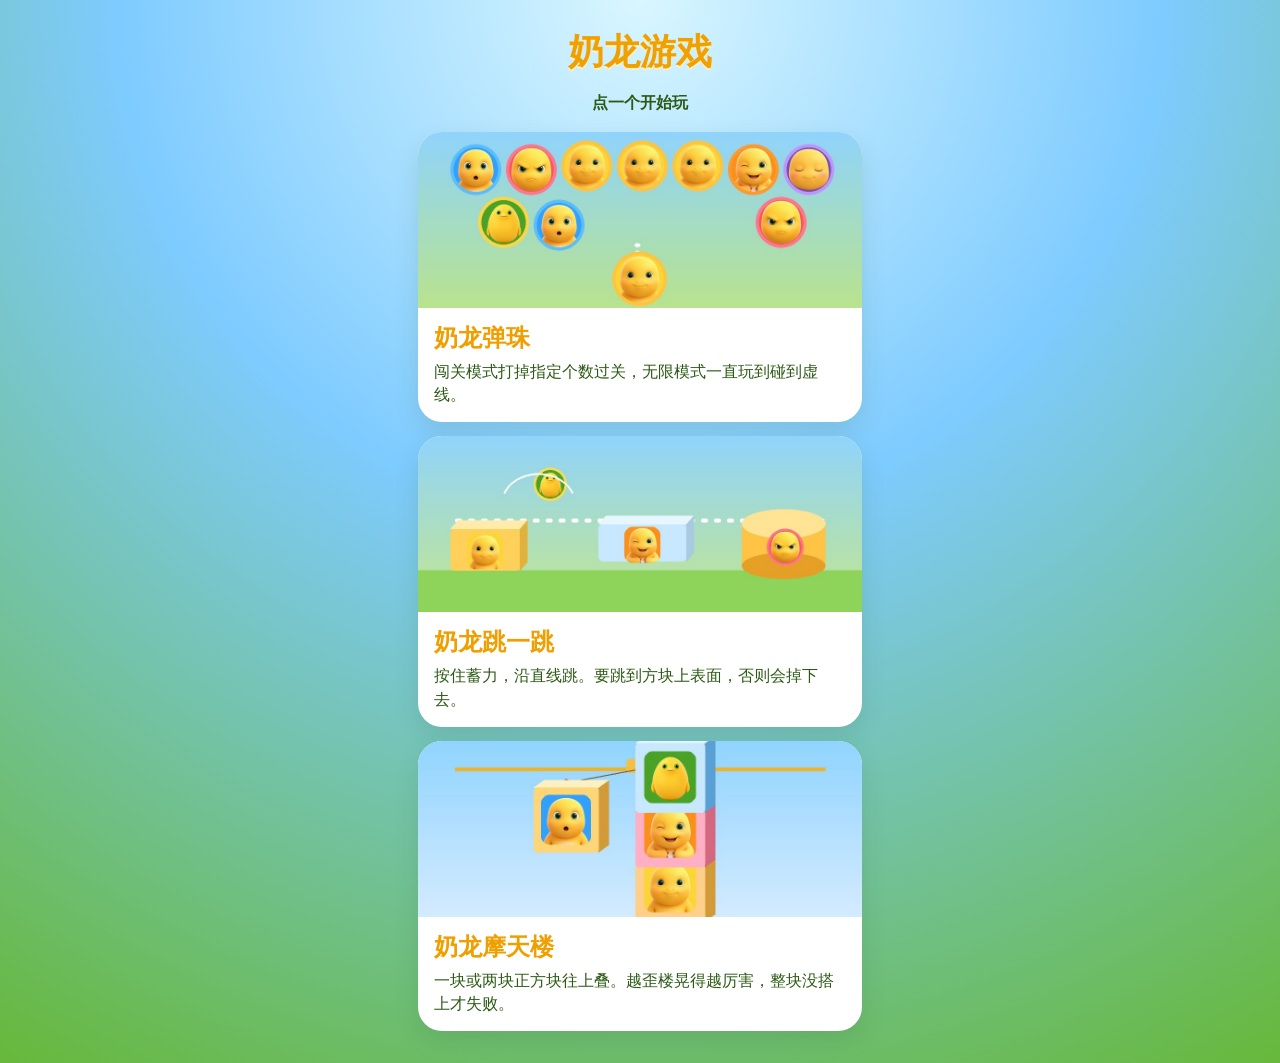
<file: index.html>
<!DOCTYPE html>
<html lang="zh-CN">
<head>
  <meta charset="UTF-8">
  <meta name="viewport" content="width=device-width, initial-scale=1, viewport-fit=cover">
  <meta name="theme-color" content="#7ec8ff">
  <title>奶龙游戏</title>
  <style>
    * { box-sizing: border-box; }
    body {
      margin: 0;
      min-height: 100vh;
      min-height: 100dvh;
      font-family: "PingFang SC", "Hiragino Sans GB", "Heiti SC", "Noto Sans SC", sans-serif;
      color: #2c5a14;
      background: radial-gradient(circle at 50% 0%, #d9f6ff 0%, #7ecbff 42%, #67b83a 100%);
    }
    main {
      width: min(480px, 100%);
      margin: 0 auto;
      padding: calc(28px + env(safe-area-inset-top)) 18px 32px;
    }
    h1 {
      margin: 0;
      text-align: center;
      font-size: 36px;
      color: #f0a000;
      text-shadow: 0 2px 0 #fff1bf;
    }
    .lead {
      text-align: center;
      font-weight: 700;
    }
    .games {
      display: grid;
      gap: 14px;
      margin-top: 18px;
    }
    a.game {
      display: block;
      overflow: hidden;
      text-decoration: none;
      color: inherit;
      background: #fff;
      border-radius: 24px;
      box-shadow: 0 10px 24px rgba(40, 90, 40, 0.14);
    }
    .shot {
      height: 176px;
      background-color: #e7f6c9;
      background-size: cover;
      background-position: center center;
    }
    .copy { padding: 14px 16px 16px; }
    a.game strong {
      display: block;
      font-size: 24px;
      color: #ef9f00;
    }
    a.game span {
      display: block;
      margin-top: 6px;
      line-height: 1.45;
    }
  </style>
</head>
<body>
  <main>
    <h1>奶龙游戏</h1>
    <p class="lead">点一个开始玩</p>
    <div class="games">
      <a class="game marbles" href="nailong-marbles/">
        <div class="shot" style="background-image:url('nailong-marbles/assets/cover.jpg')"></div>
        <div class="copy">
          <strong>奶龙弹珠</strong>
          <span>闯关模式打掉指定个数过关，无限模式一直玩到碰到虚线。</span>
        </div>
      </a>
      <a class="game jump" href="nailong-jump/">
        <div class="shot" style="background-image:url('nailong-jump/assets/cover.jpg')"></div>
        <div class="copy">
          <strong>奶龙跳一跳</strong>
          <span>按住蓄力，沿直线跳。要跳到方块上表面，否则会掉下去。</span>
        </div>
      </a>
      <a class="game tower" href="nailong-skyscraper/">
        <div class="shot" style="background-image:url('nailong-skyscraper/assets/cover.jpg')"></div>
        <div class="copy">
          <strong>奶龙摩天楼</strong>
          <span>一块或两块正方块往上叠。越歪楼晃得越厉害，整块没搭上才失败。</span>
        </div>
      </a>
    </div>
  </main>
</body>
</html>
</file>
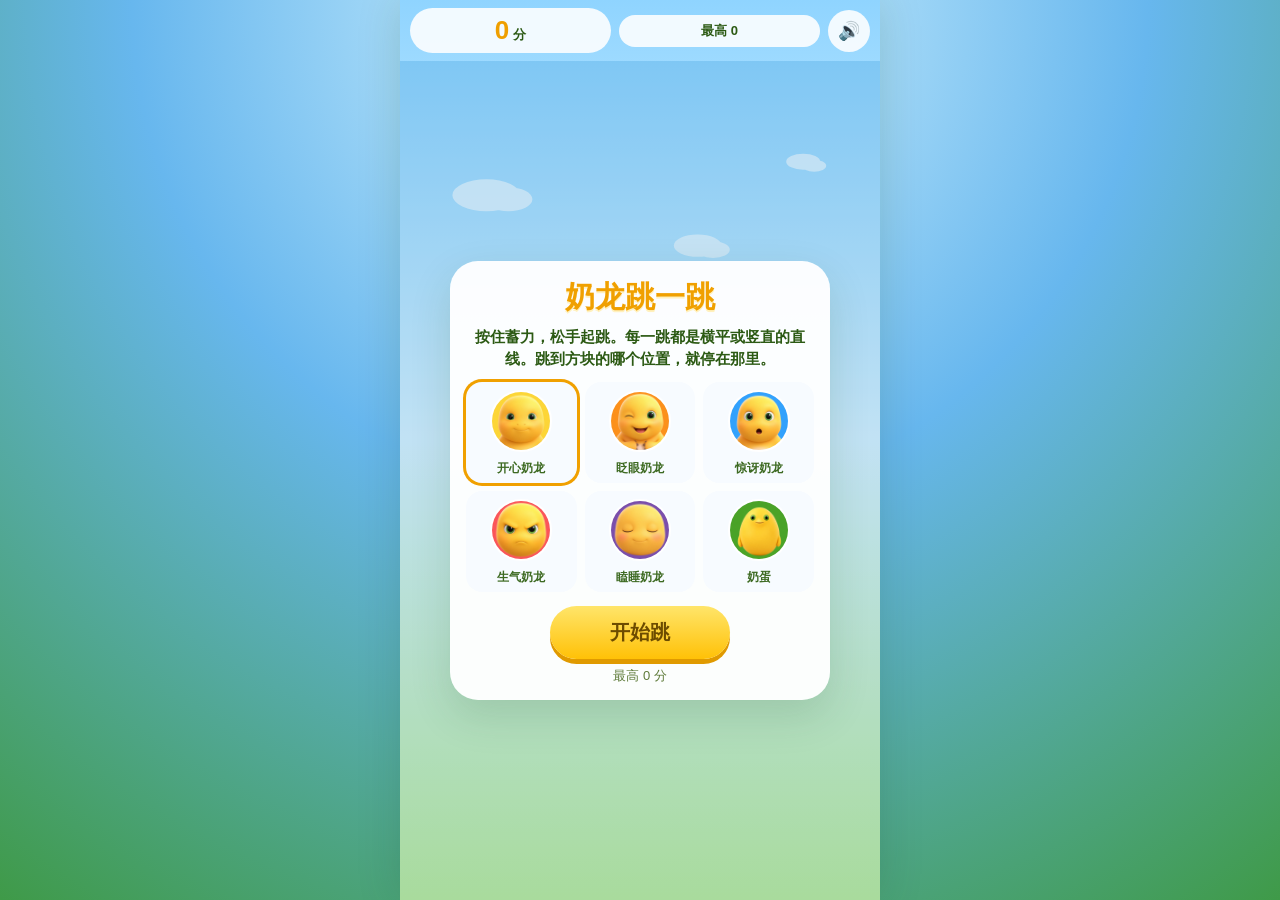
<file: nailong-jump/index.html>
<!DOCTYPE html>
<html lang="zh-CN">
<head>
  <meta charset="UTF-8">
  <meta name="viewport" content="width=device-width, initial-scale=1, maximum-scale=1, user-scalable=no, viewport-fit=cover">
  <meta name="theme-color" content="#7ec8ff">
  <meta name="apple-mobile-web-app-capable" content="yes">
  <meta name="apple-mobile-web-app-title" content="奶龙跳一跳">
  <title>奶龙跳一跳</title>
  <link rel="icon" href="data:image/svg+xml,%3Csvg xmlns='http://www.w3.org/2000/svg' viewBox='0 0 64 64'%3E%3Ccircle cx='32' cy='32' r='30' fill='%23FFC400'/%3E%3Ccircle cx='22' cy='26' r='7' fill='%233dcc4a'/%3E%3Ccircle cx='42' cy='26' r='7' fill='%233dcc4a'/%3E%3Cpath d='M22 42q10 8 20 0' stroke='%23c47b00' stroke-width='3' fill='none' stroke-linecap='round'/%3E%3C/svg%3E">
  <link rel="stylesheet" href="style.css">
</head>
<body>
  <div id="app">
    <header>
      <div class="pill score-pill"><strong id="score">0</strong> 分</div>
      <div class="pill" id="best">最高 0</div>
      <div class="pill" id="combo">连击</div>
      <button id="mute" type="button" aria-label="声音">🔊</button>
    </header>
    <div id="board">
      <canvas id="game"></canvas>
      <div id="overlay" class="show">
        <div class="card" id="card"></div>
      </div>
    </div>
  </div>
  <div id="turn">请把手机竖过来玩</div>
  <script src="game.js?v=7"></script>
</body>
</html>
</file>
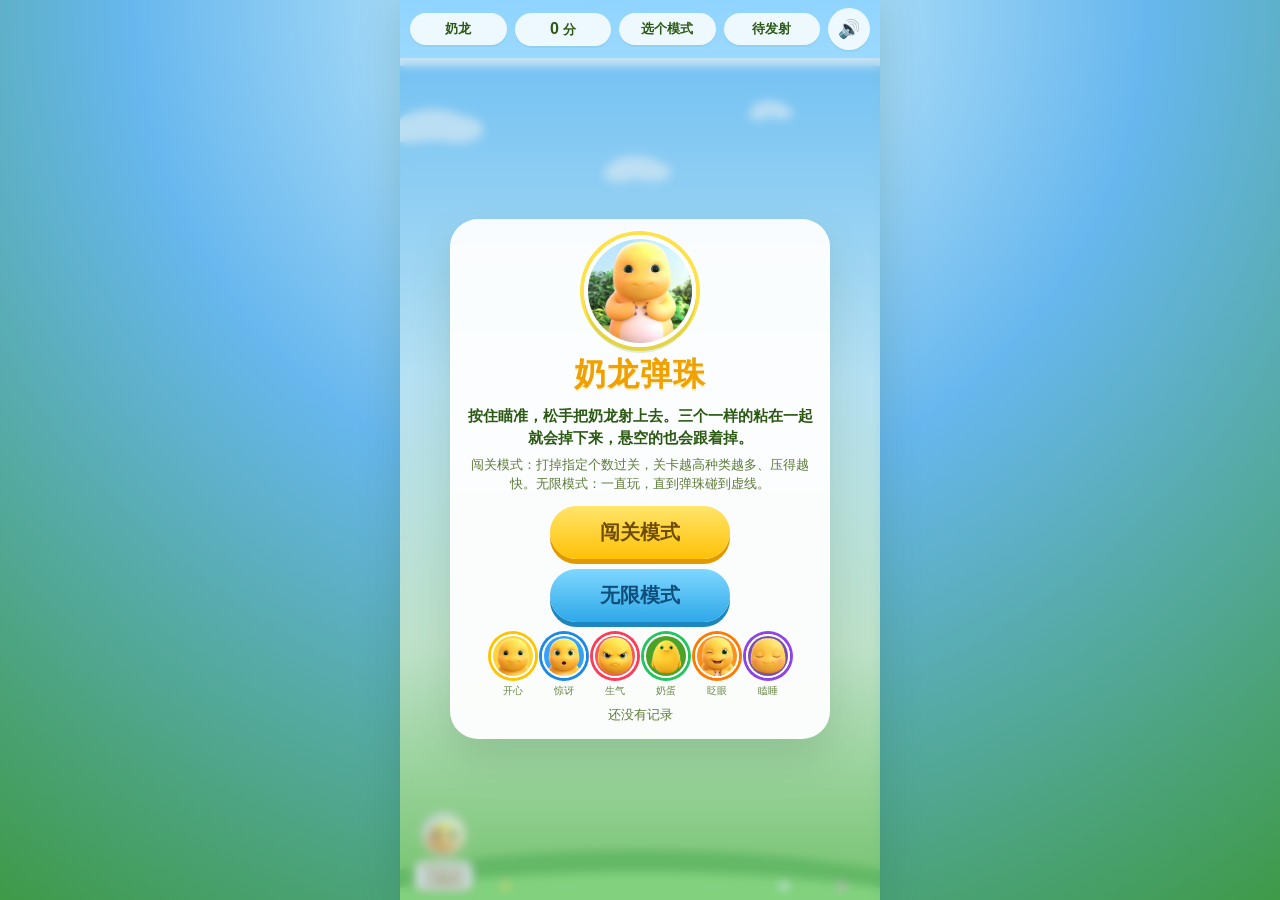
<file: nailong-marbles/index.html>
<!DOCTYPE html>
<html lang="zh-CN">
<head>
  <meta charset="UTF-8">
  <meta name="viewport" content="width=device-width, initial-scale=1, maximum-scale=1, user-scalable=no, viewport-fit=cover">
  <meta name="theme-color" content="#7ec8ff">
  <meta name="apple-mobile-web-app-capable" content="yes">
  <meta name="apple-mobile-web-app-title" content="奶龙弹珠">
  <title>奶龙弹珠</title>
  <link rel="icon" href="data:image/svg+xml,%3Csvg xmlns='http://www.w3.org/2000/svg' viewBox='0 0 64 64'%3E%3Ccircle cx='32' cy='32' r='30' fill='%23FFC400'/%3E%3Ccircle cx='22' cy='28' r='8' fill='%233dcc4a'/%3E%3Ccircle cx='42' cy='28' r='8' fill='%233dcc4a'/%3E%3Ccircle cx='23' cy='28' r='3.2' fill='%23131'/%3E%3Ccircle cx='43' cy='28' r='3.2' fill='%23131'/%3E%3Cpath d='M22 44q10 9 20 0' stroke='%23c47b00' stroke-width='3' fill='none' stroke-linecap='round'/%3E%3C/svg%3E">
  <link rel="stylesheet" href="style.css">
</head>
<body>
  <div id="app">
    <header>
      <div class="pill" id="level-pill">准备</div>
      <div class="pill"><strong id="score">0</strong> 分</div>
      <div class="pill" id="goal-pill">打掉过关</div>
      <div class="pill" id="drop-pill">待发射</div>
      <button id="mute" type="button" aria-label="声音">🔊</button>
    </header>
    <div id="board">
      <canvas id="game"></canvas>
      <div id="overlay" class="show">
        <div class="card" id="card">
          <div class="hero-wrap">
            <img src="assets/hero.jpg" alt="奶龙">
          </div>
          <h1>奶龙弹珠</h1>
          <p class="lead">按住瞄准，松手把奶龙射上去。三个一样的粘在一起就会掉下来，悬空的也会跟着掉。</p>
          <p class="note">闯关模式：打掉指定个数过关，关卡越高种类越多、压得越快。无限模式：一直玩，直到弹珠碰到虚线。</p>
          <button class="primary" type="button" data-act="start-level">闯关模式</button>
          <button class="primary alt" type="button" data-act="start-endless">无限模式</button>
          <div class="legend">
            <figure><img src="assets/happy.jpg" alt="" style="box-shadow:0 0 0 3px #FFC400"><figcaption>开心</figcaption></figure>
            <figure><img src="assets/wow.jpg" alt="" style="box-shadow:0 0 0 3px #1E88E5"><figcaption>惊讶</figcaption></figure>
            <figure><img src="assets/mad.jpg" alt="" style="box-shadow:0 0 0 3px #FF3B57"><figcaption>生气</figcaption></figure>
            <figure><img src="assets/egg.jpg" alt="" style="box-shadow:0 0 0 3px #22C55E"><figcaption>奶蛋</figcaption></figure>
            <figure><img src="assets/wink.jpg" alt="" style="box-shadow:0 0 0 3px #FF7A00"><figcaption>眨眼</figcaption></figure>
            <figure><img src="assets/sleep.jpg" alt="" style="box-shadow:0 0 0 3px #8E44E8"><figcaption>瞌睡</figcaption></figure>
          </div>
          <p class="best" id="best">还没有记录</p>
        </div>
      </div>
    </div>
  </div>
  <div id="turn">请把手机竖过来玩</div>
  <script src="game.js"></script>
</body>
</html>
</file>
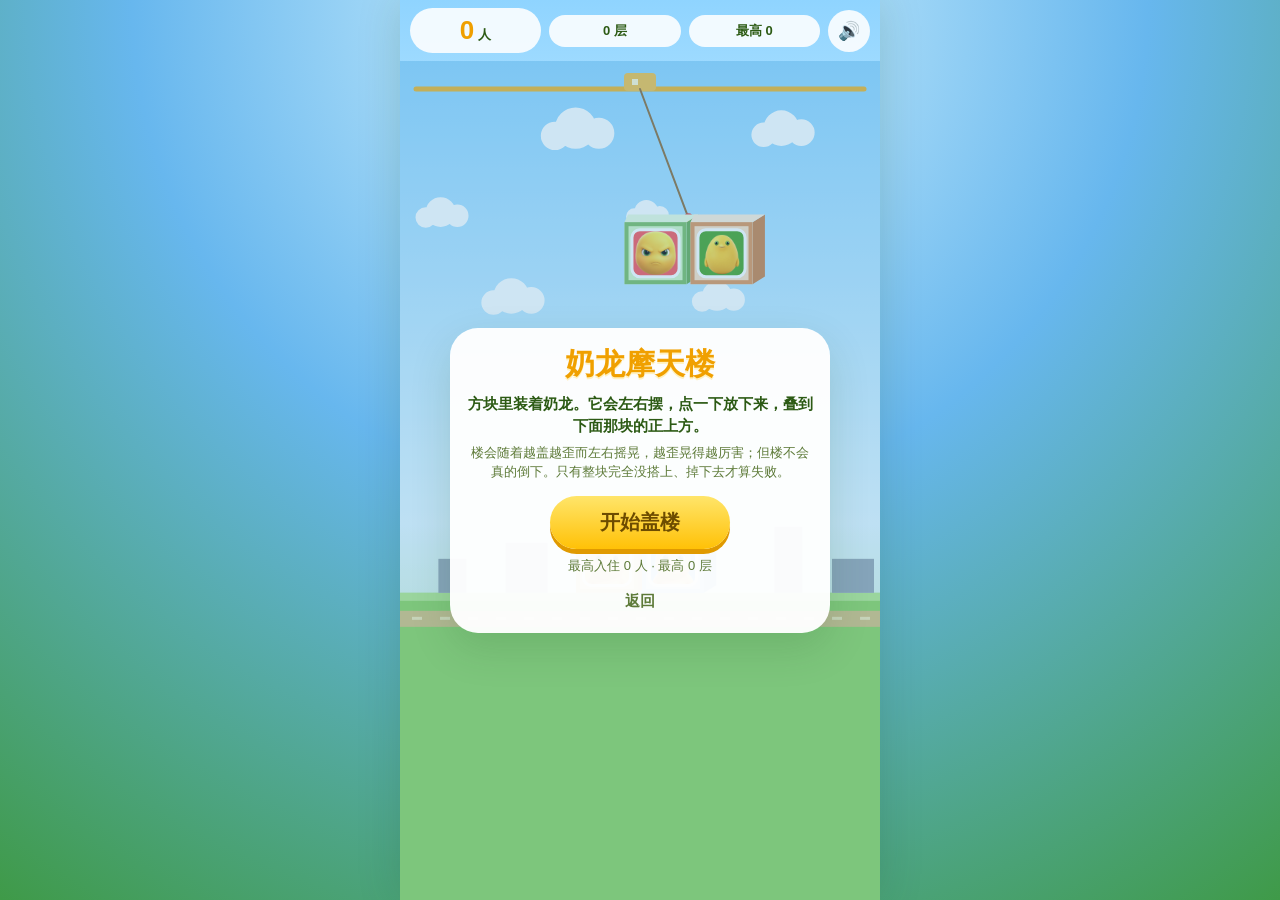
<file: nailong-skyscraper/index.html>
<!DOCTYPE html>
<html lang="zh-CN">
<head>
  <meta charset="UTF-8">
  <meta name="viewport" content="width=device-width, initial-scale=1, maximum-scale=1, user-scalable=no, viewport-fit=cover">
  <meta name="theme-color" content="#7ec8ff">
  <meta name="apple-mobile-web-app-capable" content="yes">
  <meta name="apple-mobile-web-app-title" content="奶龙摩天楼">
  <title>奶龙摩天楼</title>
  <link rel="icon" href="data:image/svg+xml,%3Csvg xmlns='http://www.w3.org/2000/svg' viewBox='0 0 64 64'%3E%3Ccircle cx='32' cy='32' r='30' fill='%23FFC400'/%3E%3Ccircle cx='22' cy='26' r='7' fill='%233dcc4a'/%3E%3Ccircle cx='42' cy='26' r='7' fill='%233dcc4a'/%3E%3Cpath d='M22 42q10 8 20 0' stroke='%23c47b00' stroke-width='3' fill='none' stroke-linecap='round'/%3E%3C/svg%3E">
  <link rel="stylesheet" href="style.css">
</head>
<body>
  <div id="app">
    <header>
      <div class="pill score-pill"><strong id="score">0</strong> 人</div>
      <div class="pill" id="floors">0 层</div>
      <div class="pill" id="best">最高 0</div>
      <button id="mute" type="button" aria-label="声音">🔊</button>
    </header>
    <div id="board">
      <canvas id="game"></canvas>
      <div id="overlay" class="show">
        <div class="card" id="card"></div>
      </div>
    </div>
  </div>
  <div id="turn">请把手机竖过来玩</div>
  <script src="game.js?v=5"></script>
</body>
</html>
</file>
<file: nailong-jump/style.css>
* { box-sizing: border-box; }

html, body {
  margin: 0;
  height: 100%;
  overflow: hidden;
  overscroll-behavior: none;
  font-family: "PingFang SC", "Hiragino Sans GB", "Heiti SC", "Noto Sans SC", "Microsoft YaHei", sans-serif;
  color: #2c5a14;
  -webkit-font-smoothing: antialiased;
  -webkit-tap-highlight-color: transparent;
  user-select: none;
}

body {
  background: radial-gradient(circle at 50% 0%, #d9f6ff 0%, #67b7ee 46%, #3f9a48 100%);
}

#app {
  width: min(480px, 100%);
  height: 100vh;
  height: 100dvh;
  margin: 0 auto;
  display: flex;
  flex-direction: column;
  background: linear-gradient(#8fd4ff, #e5f8ff 42%, #d3f5a4);
  box-shadow: 0 0 40px rgba(20, 70, 30, 0.18);
}

header {
  display: flex;
  gap: 8px;
  align-items: center;
  padding: calc(8px + env(safe-area-inset-top)) 10px 8px;
}

.pill {
  flex: 1;
  min-width: 0;
  text-align: center;
  background: rgba(255, 255, 255, 0.88);
  border-radius: 999px;
  padding: 7px 8px;
  font-size: 13px;
  font-weight: 700;
  white-space: nowrap;
}

.score-pill strong {
  font-size: 26px;
  color: #ef9f00;
  letter-spacing: 0.5px;
}

#combo[hidden] { display: none; }
#combo.show {
  flex: 0 0 auto;
  background: #ffe9a8;
  color: #a15c00;
}

#mute {
  flex: 0 0 42px;
  width: 42px;
  height: 42px;
  border: none;
  border-radius: 50%;
  background: rgba(255, 255, 255, 0.88);
  font-size: 18px;
}

#board {
  position: relative;
  flex: 1;
  min-height: 0;
  margin-bottom: env(safe-area-inset-bottom);
}

canvas {
  width: 100%;
  height: 100%;
  display: block;
  touch-action: none;
}

#overlay {
  display: none;
  position: absolute;
  inset: 0;
  z-index: 4;
  align-items: center;
  justify-content: center;
  padding: 16px;
  background: rgba(80, 160, 210, 0.25);
}

#overlay.show { display: flex; }

.card {
  width: min(380px, 100%);
  max-height: 100%;
  overflow: auto;
  background: rgba(255, 255, 255, 0.96);
  border-radius: 28px;
  padding: 16px 16px 14px;
  text-align: center;
  box-shadow: 0 16px 40px rgba(40, 90, 40, 0.16);
}

h1 {
  margin: 0;
  font-size: 30px;
  color: #f0a000;
  text-shadow: 0 2px 0 #fff1bf;
}

.lead, .note {
  margin: 8px 0 0;
  line-height: 1.45;
}

.lead { font-size: 15px; font-weight: 600; }
.note { font-size: 13px; color: #5d7a38; }

.score-lg {
  margin: 4px 0 0;
  font-size: 40px;
  font-weight: 800;
  color: #ef9f00;
}

.record {
  margin: 4px 0 0;
  color: #e25578;
  font-weight: 800;
}

.skins {
  display: grid;
  grid-template-columns: repeat(3, 1fr);
  gap: 8px;
  margin-top: 12px;
}

.skin {
  appearance: none;
  border: none;
  background: #f7fbff;
  border-radius: 16px;
  padding: 8px 4px 6px;
  box-shadow: 0 0 0 2px transparent;
  font: inherit;
  color: #3d6a22;
  cursor: pointer;
}

.skin img {
  width: 62px;
  height: 62px;
  border-radius: 50%;
  object-fit: cover;
  border: 2px solid #fff;
}

.skin span {
  display: block;
  margin-top: 4px;
  font-size: 12px;
  font-weight: 700;
}

.skin.on { box-shadow: 0 0 0 3px #f0a000; }

.primary, .ghost, .replay {
  appearance: none;
  border: none;
  border-radius: 999px;
  font: inherit;
  font-weight: 800;
  cursor: pointer;
}

.primary {
  margin-top: 14px;
  min-width: 180px;
  padding: 13px 26px;
  font-size: 20px;
  color: #6d4c00;
  background: linear-gradient(#ffe56a, #ffc107);
  box-shadow: 0 5px 0 #e09a00;
}

.primary:active { transform: translateY(3px); box-shadow: 0 2px 0 #e09a00; }

.replay, .ghost {
  margin-top: 8px;
  padding: 8px 16px;
  background: transparent;
  color: #5d7a38;
  font-size: 15px;
}

.actions { display: flex; flex-direction: column; align-items: center; }

#turn {
  display: none;
  position: fixed;
  inset: 0;
  z-index: 30;
  background: #c8f1ff;
  align-items: center;
  justify-content: center;
  font-size: 22px;
  font-weight: 800;
  padding: 24px;
  text-align: center;
}

@media (orientation: landscape) and (max-height: 520px) {
  #turn { display: flex; }
}
</file>
<file: nailong-marbles/style.css>
* { box-sizing: border-box; }

html, body {
  margin: 0;
  height: 100%;
  overflow: hidden;
  overscroll-behavior: none;
  font-family: "PingFang SC", "Hiragino Sans GB", "Heiti SC", "Noto Sans SC", "Microsoft YaHei", sans-serif;
  color: #2c5a14;
  -webkit-font-smoothing: antialiased;
  -webkit-tap-highlight-color: transparent;
  user-select: none;
}

body {
  background: radial-gradient(circle at 50% 0%, #d9f6ff 0%, #67b7ee 46%, #3f9a48 100%);
}

#app {
  width: min(480px, 100%);
  height: 100vh;
  height: 100dvh;
  margin: 0 auto;
  display: flex;
  flex-direction: column;
  background: linear-gradient(#8fd4ff, #e5f8ff 46%, #d3f5a4);
  box-shadow: 0 0 40px rgba(20, 70, 30, 0.18);
}

header {
  display: flex;
  gap: 8px;
  align-items: center;
  padding: calc(8px + env(safe-area-inset-top)) 10px 8px;
}

.pill {
  flex: 1;
  min-width: 0;
  text-align: center;
  background: rgba(255, 255, 255, 0.84);
  border-radius: 999px;
  padding: 7px 8px;
  font-size: 13px;
  font-weight: 700;
  white-space: nowrap;
  box-shadow: 0 2px 0 rgba(70, 130, 40, 0.08);
}

.pill strong { font-size: 16px; }

.pill.warn {
  background: #ffd5dc;
  color: #b41334;
}

@media (max-width: 420px) {
  header { gap: 5px; padding-left: 8px; padding-right: 8px; }
  .pill { font-size: 12px; padding: 7px 4px; }
  .pill strong { font-size: 14px; }
}

#mute {
  flex: 0 0 42px;
  width: 42px;
  height: 42px;
  border: none;
  border-radius: 50%;
  background: rgba(255, 255, 255, 0.84);
  font-size: 18px;
  box-shadow: 0 2px 0 rgba(70, 130, 40, 0.08);
}

#board {
  position: relative;
  flex: 1;
  min-height: 0;
  margin-bottom: env(safe-area-inset-bottom);
}

canvas {
  width: 100%;
  height: 100%;
  display: block;
  touch-action: none;
}

#overlay {
  display: none;
  position: absolute;
  inset: 0;
  z-index: 4;
  align-items: center;
  justify-content: center;
  padding: 14px;
  background: rgba(90, 170, 210, 0.28);
  backdrop-filter: blur(5px);
}

#overlay.show { display: flex; }

.card {
  width: min(380px, 100%);
  max-height: 100%;
  overflow: auto;
  background: rgba(255, 255, 255, 0.95);
  border-radius: 28px;
  padding: 16px 16px 14px;
  text-align: center;
  box-shadow: 0 18px 40px rgba(40, 90, 40, 0.16);
}

.hero-wrap {
  width: 112px;
  height: 112px;
  margin: 0 auto 6px;
  border-radius: 50%;
  overflow: hidden;
  border: 4px solid #fff;
  box-shadow: 0 6px 0 rgba(90, 150, 40, 0.16), 0 0 0 4px #ffe14a;
}

.hero-wrap img {
  width: 100%;
  height: 100%;
  object-fit: cover;
  object-position: center 12%;
}

h1 {
  margin: 0;
  font-size: 32px;
  letter-spacing: 1px;
  color: #f0a000;
  text-shadow: 0 2px 0 #fff1bf;
}

.lead, .note, .best, .end-copy {
  margin: 8px 0 0;
  line-height: 1.45;
}

.lead { font-size: 15px; font-weight: 600; }

.note, .best, .end-copy {
  font-size: 13px;
  color: #5d7a38;
}

.primary, .ghost {
  appearance: none;
  border: none;
  border-radius: 999px;
  font: inherit;
  font-weight: 800;
  cursor: pointer;
}

.primary {
  margin-top: 12px;
  min-width: 180px;
  padding: 13px 26px;
  font-size: 20px;
  color: #6d4c00;
  background: linear-gradient(#ffe56a, #ffc107);
  box-shadow: 0 5px 0 #e09a00;
}

.primary:active {
  transform: translateY(3px);
  box-shadow: 0 2px 0 #e09a00;
}

.primary.alt {
  margin-top: 10px;
  color: #0d4f7a;
  background: linear-gradient(#7fd7ff, #2ea8e8);
  box-shadow: 0 5px 0 #1c86bf;
}

.primary.alt:active {
  transform: translateY(3px);
  box-shadow: 0 2px 0 #1c86bf;
}

.ghost {
  margin-top: 8px;
  padding: 8px 16px;
  background: transparent;
  color: #5d7a38;
  font-size: 14px;
}

.actions {
  display: flex;
  flex-direction: column;
  align-items: center;
}

.legend {
  display: flex;
  justify-content: center;
  gap: 5px;
  margin-top: 12px;
}

.legend figure { margin: 0; width: 46px; }

.legend img {
  width: 44px;
  height: 44px;
  border-radius: 50%;
  object-fit: cover;
  border: 2px solid #fff;
  box-shadow: 0 2px 0 rgba(0, 0, 0, 0.08);
}

.legend figcaption {
  margin-top: 2px;
  font-size: 10px;
  color: #6a8648;
}

.score-lg {
  margin: 6px 0 0;
  font-size: 28px;
  font-weight: 800;
  color: #ef9f00;
}

.celebrate {
  height: 250px;
  margin: 0 auto 6px;
  background: #e7f6c9;
  border-radius: 18px;
  overflow: hidden;
  display: flex;
  flex-direction: column;
  align-items: center;
  justify-content: flex-end;
}

.nailong-act {
  width: 176px;
  height: 214px;
  display: block;
}

.scene-line {
  margin: 0 0 8px;
  font-size: 13px;
  font-weight: 800;
  color: #e25578;
}

.stars {
  margin: 2px 0 0;
  font-size: 30px;
  letter-spacing: 3px;
  color: #f0a000;
  line-height: 1;
}

.stars .off { color: #eadfb8; }

.replay {
  appearance: none;
  margin-top: 8px;
  padding: 10px 22px;
  border-radius: 999px;
  border: 2px solid #b7d98a;
  background: #fff;
  color: #2f6a16;
  font: inherit;
  font-weight: 800;
  box-shadow: 0 3px 0 #d7eeb4;
  cursor: pointer;
}

.replay:active { transform: translateY(2px); box-shadow: 0 1px 0 #d7eeb4; }

.record {
  margin: 4px 0 0;
  color: #e25578;
  font-weight: 800;
}

#turn {
  display: none;
  position: fixed;
  inset: 0;
  z-index: 30;
  background: #c8f1ff;
  align-items: center;
  justify-content: center;
  font-size: 22px;
  font-weight: 800;
  color: #2f6a16;
  padding: 24px;
  text-align: center;
}

@media (orientation: landscape) and (max-height: 520px) {
  #turn { display: flex; }
}
</file>
<file: nailong-skyscraper/style.css>
* { box-sizing: border-box; }

html, body {
  margin: 0;
  height: 100%;
  overflow: hidden;
  overscroll-behavior: none;
  font-family: "PingFang SC", "Hiragino Sans GB", "Heiti SC", "Noto Sans SC", "Microsoft YaHei", sans-serif;
  color: #2c5a14;
  -webkit-font-smoothing: antialiased;
  -webkit-tap-highlight-color: transparent;
  user-select: none;
}

body {
  background: radial-gradient(circle at 50% 0%, #d9f6ff 0%, #67b7ee 46%, #3f9a48 100%);
}

#app {
  width: min(480px, 100%);
  height: 100vh;
  height: 100dvh;
  margin: 0 auto;
  display: flex;
  flex-direction: column;
  background: linear-gradient(#8fd4ff, #e5f8ff 42%, #d3f5a4);
  box-shadow: 0 0 40px rgba(20, 70, 30, 0.18);
}

header {
  display: flex;
  gap: 8px;
  align-items: center;
  padding: calc(8px + env(safe-area-inset-top)) 10px 8px;
}

.pill {
  flex: 1;
  min-width: 0;
  text-align: center;
  background: rgba(255, 255, 255, 0.88);
  border-radius: 999px;
  padding: 7px 8px;
  font-size: 13px;
  font-weight: 700;
  white-space: nowrap;
}

.score-pill strong {
  font-size: 26px;
  color: #ef9f00;
  letter-spacing: 0.5px;
}

#mute {
  flex: 0 0 42px;
  width: 42px;
  height: 42px;
  border: none;
  border-radius: 50%;
  background: rgba(255, 255, 255, 0.88);
  font-size: 18px;
}

#board {
  position: relative;
  flex: 1;
  min-height: 0;
  margin-bottom: env(safe-area-inset-bottom);
}

canvas {
  width: 100%;
  height: 100%;
  display: block;
  touch-action: none;
}

#overlay {
  display: none;
  position: absolute;
  inset: 0;
  z-index: 4;
  align-items: center;
  justify-content: center;
  padding: 16px;
  background: rgba(80, 160, 210, 0.28);
}

#overlay.show { display: flex; }

.card {
  width: min(380px, 100%);
  max-height: 100%;
  overflow: auto;
  background: rgba(255, 255, 255, 0.96);
  border-radius: 28px;
  padding: 16px 16px 14px;
  text-align: center;
  box-shadow: 0 16px 40px rgba(40, 90, 40, 0.16);
}

h1 {
  margin: 0;
  font-size: 30px;
  color: #f0a000;
  text-shadow: 0 2px 0 #fff1bf;
}

.lead, .note {
  margin: 8px 0 0;
  line-height: 1.45;
}

.lead { font-size: 15px; font-weight: 600; }
.note { font-size: 13px; color: #5d7a38; }

.score-lg {
  margin: 4px 0 0;
  font-size: 40px;
  font-weight: 800;
  color: #ef9f00;
}

.record {
  margin: 4px 0 0;
  color: #e25578;
  font-weight: 800;
}

.primary, .ghost, .replay {
  appearance: none;
  border: none;
  border-radius: 999px;
  font: inherit;
  font-weight: 800;
  cursor: pointer;
  text-decoration: none;
}

.primary {
  margin-top: 14px;
  min-width: 180px;
  padding: 13px 26px;
  font-size: 20px;
  color: #6d4c00;
  background: linear-gradient(#ffe56a, #ffc107);
  box-shadow: 0 5px 0 #e09a00;
}

.primary:active { transform: translateY(3px); box-shadow: 0 2px 0 #e09a00; }

.ghost {
  display: inline-block;
  margin-top: 8px;
  padding: 8px 16px;
  background: transparent;
  color: #5d7a38;
  font-size: 15px;
}

.actions { display: flex; flex-direction: column; align-items: center; }

#turn {
  display: none;
  position: fixed;
  inset: 0;
  z-index: 30;
  background: #c8f1ff;
  align-items: center;
  justify-content: center;
  font-size: 22px;
  font-weight: 800;
  padding: 24px;
  text-align: center;
}

@media (orientation: landscape) and (max-height: 520px) {
  #turn { display: flex; }
}
</file>
